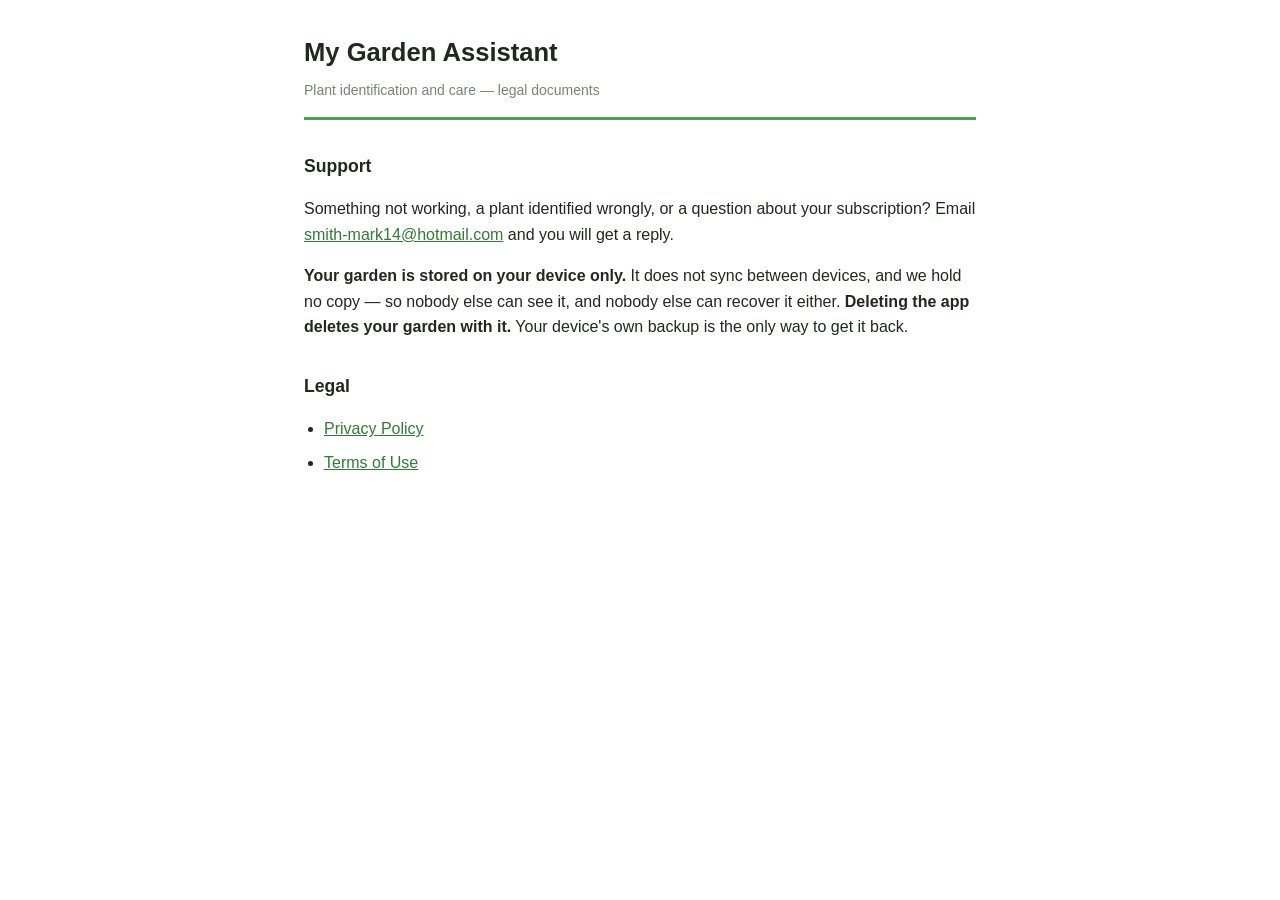
<file: index.html>
<!doctype html>
<html lang="en">
<head>
<meta charset="utf-8">
<meta name="viewport" content="width=device-width, initial-scale=1">
<title>My Garden Assistant — Legal</title>
<link rel="stylesheet" href="style.css">
</head>
<body>
<main>
  <header>
    <h1>My Garden Assistant</h1>
    <p class="updated">Plant identification and care — legal documents</p>
  </header>
  <h2>Support</h2>
  <p>Something not working, a plant identified wrongly, or a question about your
    subscription? Email <a href="mailto:smith-mark14@hotmail.com">smith-mark14@hotmail.com</a>
    and you will get a reply.</p>
  <p><strong>Your garden is stored on your device only.</strong> It does not sync between
    devices, and we hold no copy &mdash; so nobody else can see it, and nobody else can
    recover it either. <strong>Deleting the app deletes your garden with it.</strong> Your
    device's own backup is the only way to get it back.</p>

  <h2>Legal</h2>
  <ul>
    <li><a href="privacy.html">Privacy Policy</a></li>
    <li><a href="terms.html">Terms of Use</a></li>
  </ul>
</main>
</body>
</html>
</file>
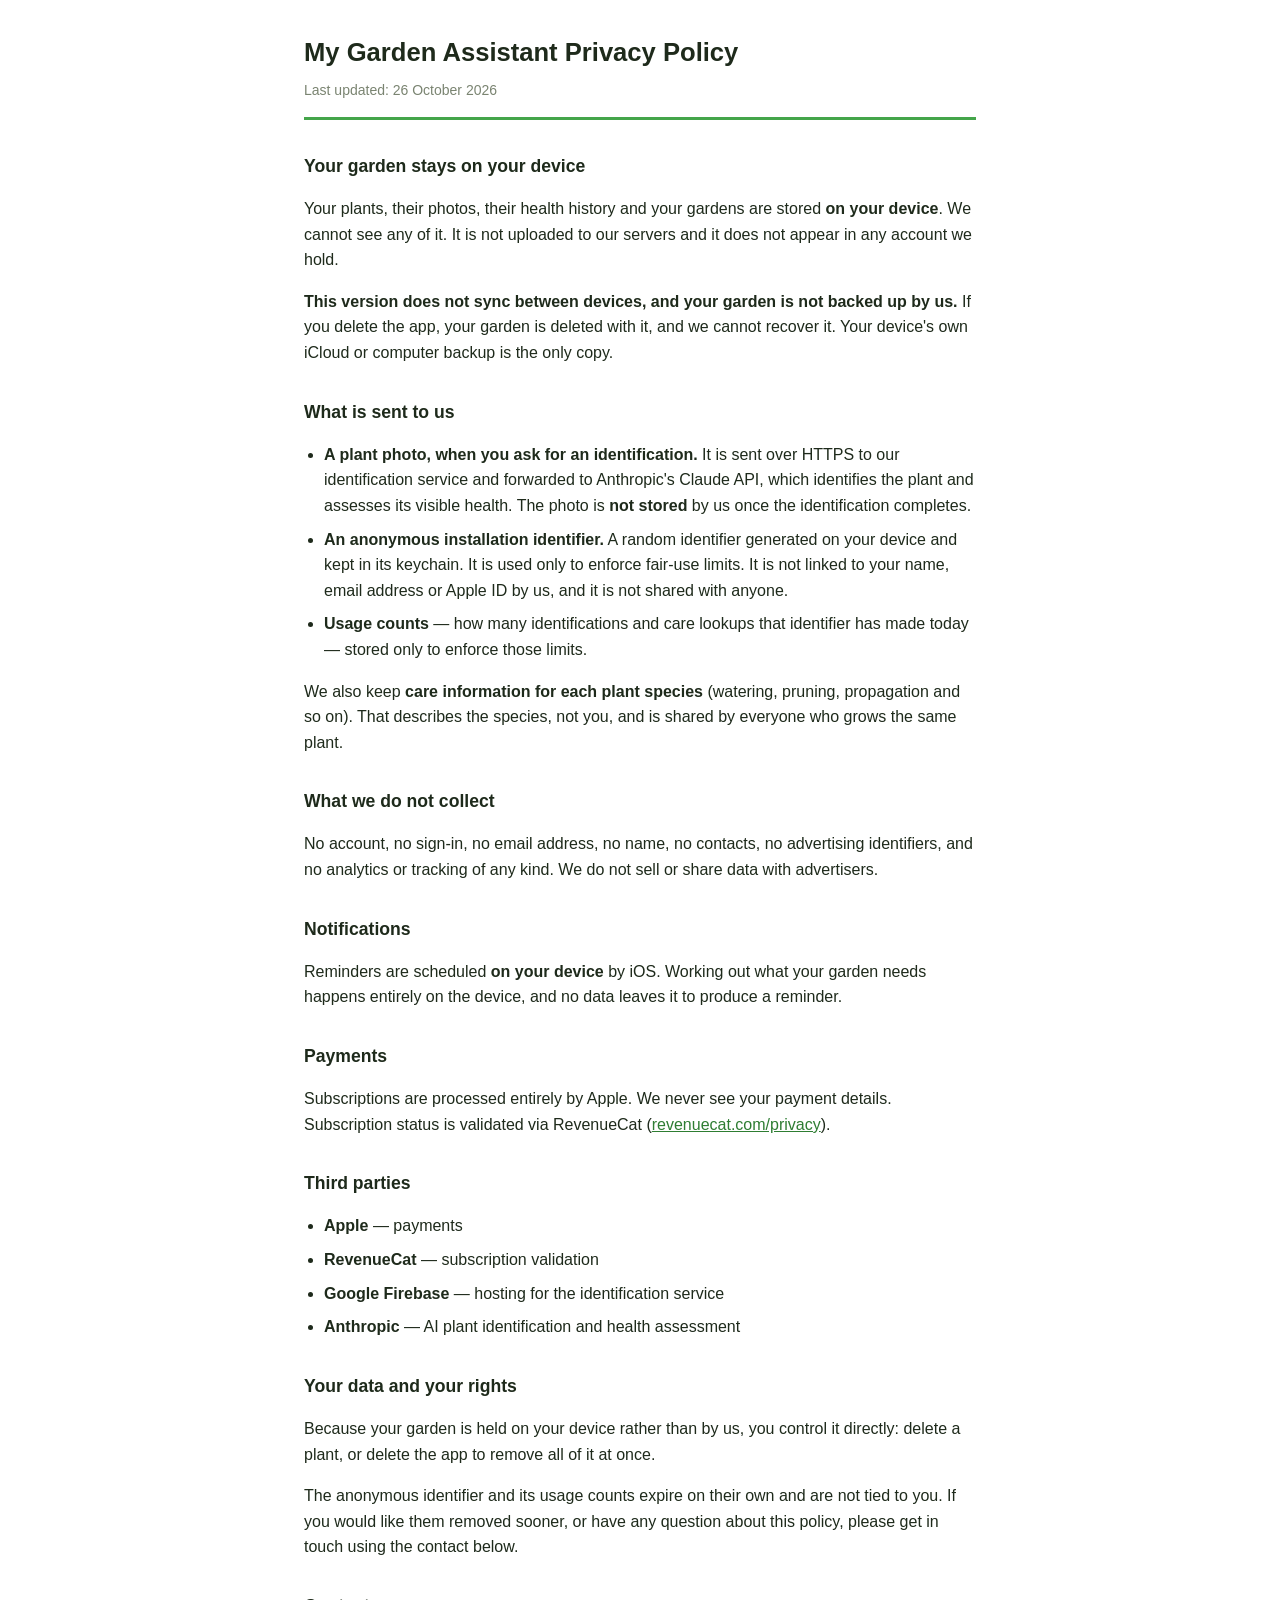
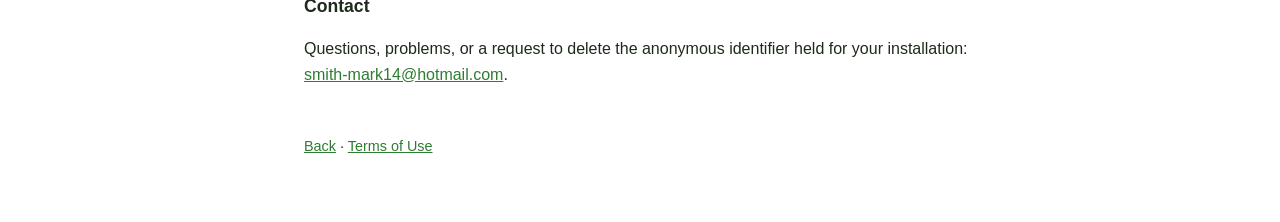
<file: privacy.html>
<!doctype html>
<html lang="en">
<head>
<meta charset="utf-8">
<meta name="viewport" content="width=device-width, initial-scale=1">
<title>My Garden Assistant Privacy Policy</title>
<link rel="stylesheet" href="style.css">
</head>
<body>
<main>
  <header>
    <h1>My Garden Assistant Privacy Policy</h1>
    <p class="updated">Last updated: 26 October 2026</p>
  </header>

  <h2>Your garden stays on your device</h2>
  <p>Your plants, their photos, their health history and your gardens are stored
    <strong>on your device</strong>. We cannot see any of it. It is not uploaded to our
    servers and it does not appear in any account we hold.</p>
  <p><strong>This version does not sync between devices, and your garden is not backed up
    by us.</strong> If you delete the app, your garden is deleted with it, and we cannot
    recover it. Your device's own iCloud or computer backup is the only copy.</p>

  <h2>What is sent to us</h2>
  <ul>
    <li><strong>A plant photo, when you ask for an identification.</strong> It is sent over
      HTTPS to our identification service and forwarded to Anthropic's Claude API, which
      identifies the plant and assesses its visible health. The photo is <strong>not
      stored</strong> by us once the identification completes.</li>
    <li><strong>An anonymous installation identifier.</strong> A random identifier generated on
      your device and kept in its keychain. It is used only to enforce fair-use limits. It is
      not linked to your name, email address or Apple ID by us, and it is not shared with
      anyone.</li>
    <li><strong>Usage counts</strong> — how many identifications and care lookups that
      identifier has made today — stored only to enforce those limits.</li>
  </ul>
  <p>We also keep <strong>care information for each plant species</strong> (watering, pruning,
    propagation and so on). That describes the species, not you, and is shared by everyone who
    grows the same plant.</p>

  <h2>What we do not collect</h2>
  <p>No account, no sign-in, no email address, no name, no contacts, no advertising identifiers,
    and no analytics or tracking of any kind. We do not sell or share data with advertisers.</p>

  <h2>Notifications</h2>
  <p>Reminders are scheduled <strong>on your device</strong> by iOS. Working out what your garden
    needs happens entirely on the device, and no data leaves it to produce a reminder.</p>

  <h2>Payments</h2>
  <p>Subscriptions are processed entirely by Apple. We never see your payment details.
    Subscription status is validated via RevenueCat
    (<a href="https://www.revenuecat.com/privacy">revenuecat.com/privacy</a>).</p>

  <h2>Third parties</h2>
  <ul>
    <li><strong>Apple</strong> — payments</li>
    <li><strong>RevenueCat</strong> — subscription validation</li>
    <li><strong>Google Firebase</strong> — hosting for the identification service</li>
    <li><strong>Anthropic</strong> — AI plant identification and health assessment</li>
  </ul>

  <h2>Your data and your rights</h2>
  <p>Because your garden is held on your device rather than by us, you control it directly:
    delete a plant, or delete the app to remove all of it at once.</p>
  <p>The anonymous identifier and its usage counts expire on their own and are not tied to you.
    If you would like them removed sooner, or have any question about this policy, please get in
    touch using the contact below.</p>

  <h2>Contact</h2>
  <p>Questions, problems, or a request to delete the anonymous identifier held for your
    installation: <a href="mailto:smith-mark14@hotmail.com">smith-mark14@hotmail.com</a>.</p>

  <nav><a href="index.html">Back</a> · <a href="terms.html">Terms of Use</a></nav>
</main>
</body>
</html>
</file>
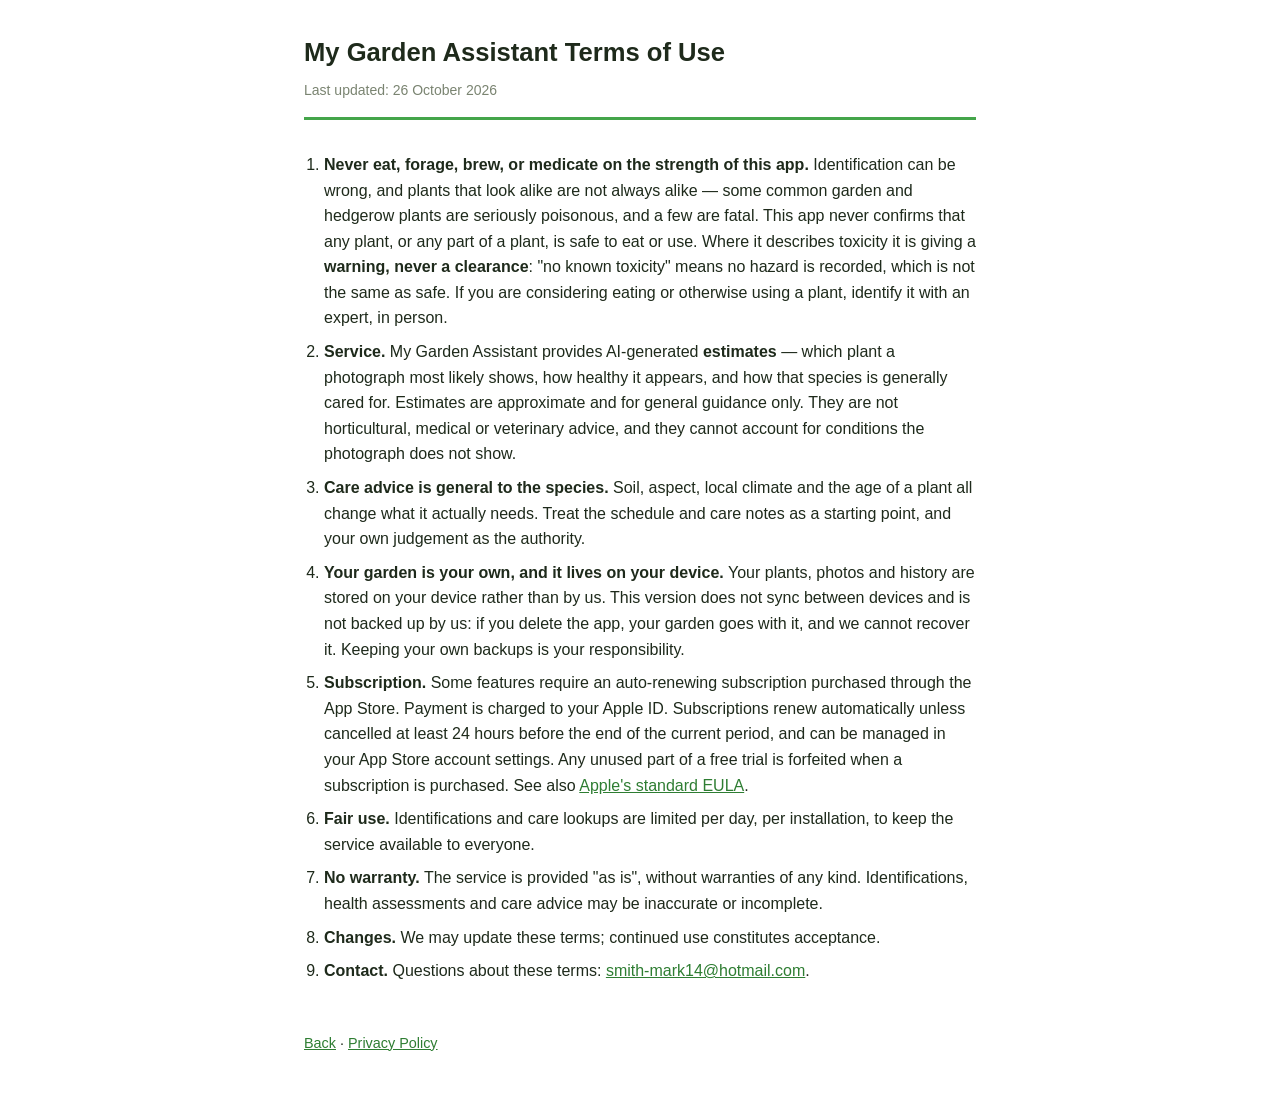
<file: terms.html>
<!doctype html>
<html lang="en">
<head>
<meta charset="utf-8">
<meta name="viewport" content="width=device-width, initial-scale=1">
<title>My Garden Assistant Terms of Use</title>
<link rel="stylesheet" href="style.css">
</head>
<body>
<main>
  <header>
    <h1>My Garden Assistant Terms of Use</h1>
    <p class="updated">Last updated: 26 October 2026</p>
  </header>

  <ol>
    <li><strong>Never eat, forage, brew, or medicate on the strength of this app.</strong>
      Identification can be wrong, and plants that look alike are not always alike — some common
      garden and hedgerow plants are seriously poisonous, and a few are fatal. This app never
      confirms that any plant, or any part of a plant, is safe to eat or use. Where it describes
      toxicity it is giving a <strong>warning, never a clearance</strong>: "no known toxicity"
      means no hazard is recorded, which is not the same as safe. If you are considering eating
      or otherwise using a plant, identify it with an expert, in person.</li>

    <li><strong>Service.</strong> My Garden Assistant provides AI-generated
      <strong>estimates</strong> — which plant a photograph most likely shows, how healthy it
      appears, and how that species is generally cared for. Estimates are approximate and for
      general guidance only. They are not horticultural, medical or veterinary advice, and they
      cannot account for conditions the photograph does not show.</li>

    <li><strong>Care advice is general to the species.</strong> Soil, aspect, local climate and
      the age of a plant all change what it actually needs. Treat the schedule and care notes as
      a starting point, and your own judgement as the authority.</li>

    <li><strong>Your garden is your own, and it lives on your device.</strong> Your plants,
      photos and history are stored on your device rather than by us. This version does not
      sync between devices and is not backed up by us: if you delete the app, your garden goes
      with it, and we cannot recover it. Keeping your own backups is your responsibility.</li>

    <li><strong>Subscription.</strong> Some features require an auto-renewing subscription
      purchased through the App Store. Payment is charged to your Apple ID. Subscriptions renew
      automatically unless cancelled at least 24 hours before the end of the current period, and
      can be managed in your App Store account settings. Any unused part of a free trial is
      forfeited when a subscription is purchased. See also
      <a href="https://www.apple.com/legal/internet-services/itunes/dev/stdeula/">Apple's
      standard EULA</a>.</li>

    <li><strong>Fair use.</strong> Identifications and care lookups are limited per day, per
      installation, to keep the service available to everyone.</li>

    <li><strong>No warranty.</strong> The service is provided "as is", without warranties of any
      kind. Identifications, health assessments and care advice may be inaccurate or
      incomplete.</li>

    <li><strong>Changes.</strong> We may update these terms; continued use constitutes
      acceptance.</li>

    <li><strong>Contact.</strong> Questions about these terms:
      <a href="mailto:smith-mark14@hotmail.com">smith-mark14@hotmail.com</a>.</li>
  </ol>

  <nav><a href="index.html">Back</a> · <a href="privacy.html">Privacy Policy</a></nav>
</main>
</body>
</html>
</file>
<file: style.css>
:root { color-scheme: light dark; }
* { box-sizing: border-box; }
body {
  margin: 0;
  padding: 2rem 1.25rem 4rem;
  font: 16px/1.6 -apple-system, BlinkMacSystemFont, "Segoe UI", Roboto, sans-serif;
  color: #1E2A1B;
  background: #fff;
}
main { max-width: 42rem; margin: 0 auto; }
header {
  border-bottom: 3px solid #44A54A;
  padding-bottom: 1rem;
  margin-bottom: 2rem;
}
h1 { font-size: 1.6rem; margin: 0 0 .35rem; }
h2 { font-size: 1.1rem; margin: 2rem 0 .5rem; }
.updated { color: #7A8471; font-size: .875rem; margin: 0; }
a { color: #2E7D32; }
ul, ol { padding-left: 1.25rem; }
li { margin-bottom: .5rem; }
nav { margin-top: 3rem; font-size: .9rem; }
@media (prefers-color-scheme: dark) {
  body { background: #101309; color: #ECF0E4; }
  .updated { color: #A3AD98; }
  a { color: #83CC5C; }
}
</file>
